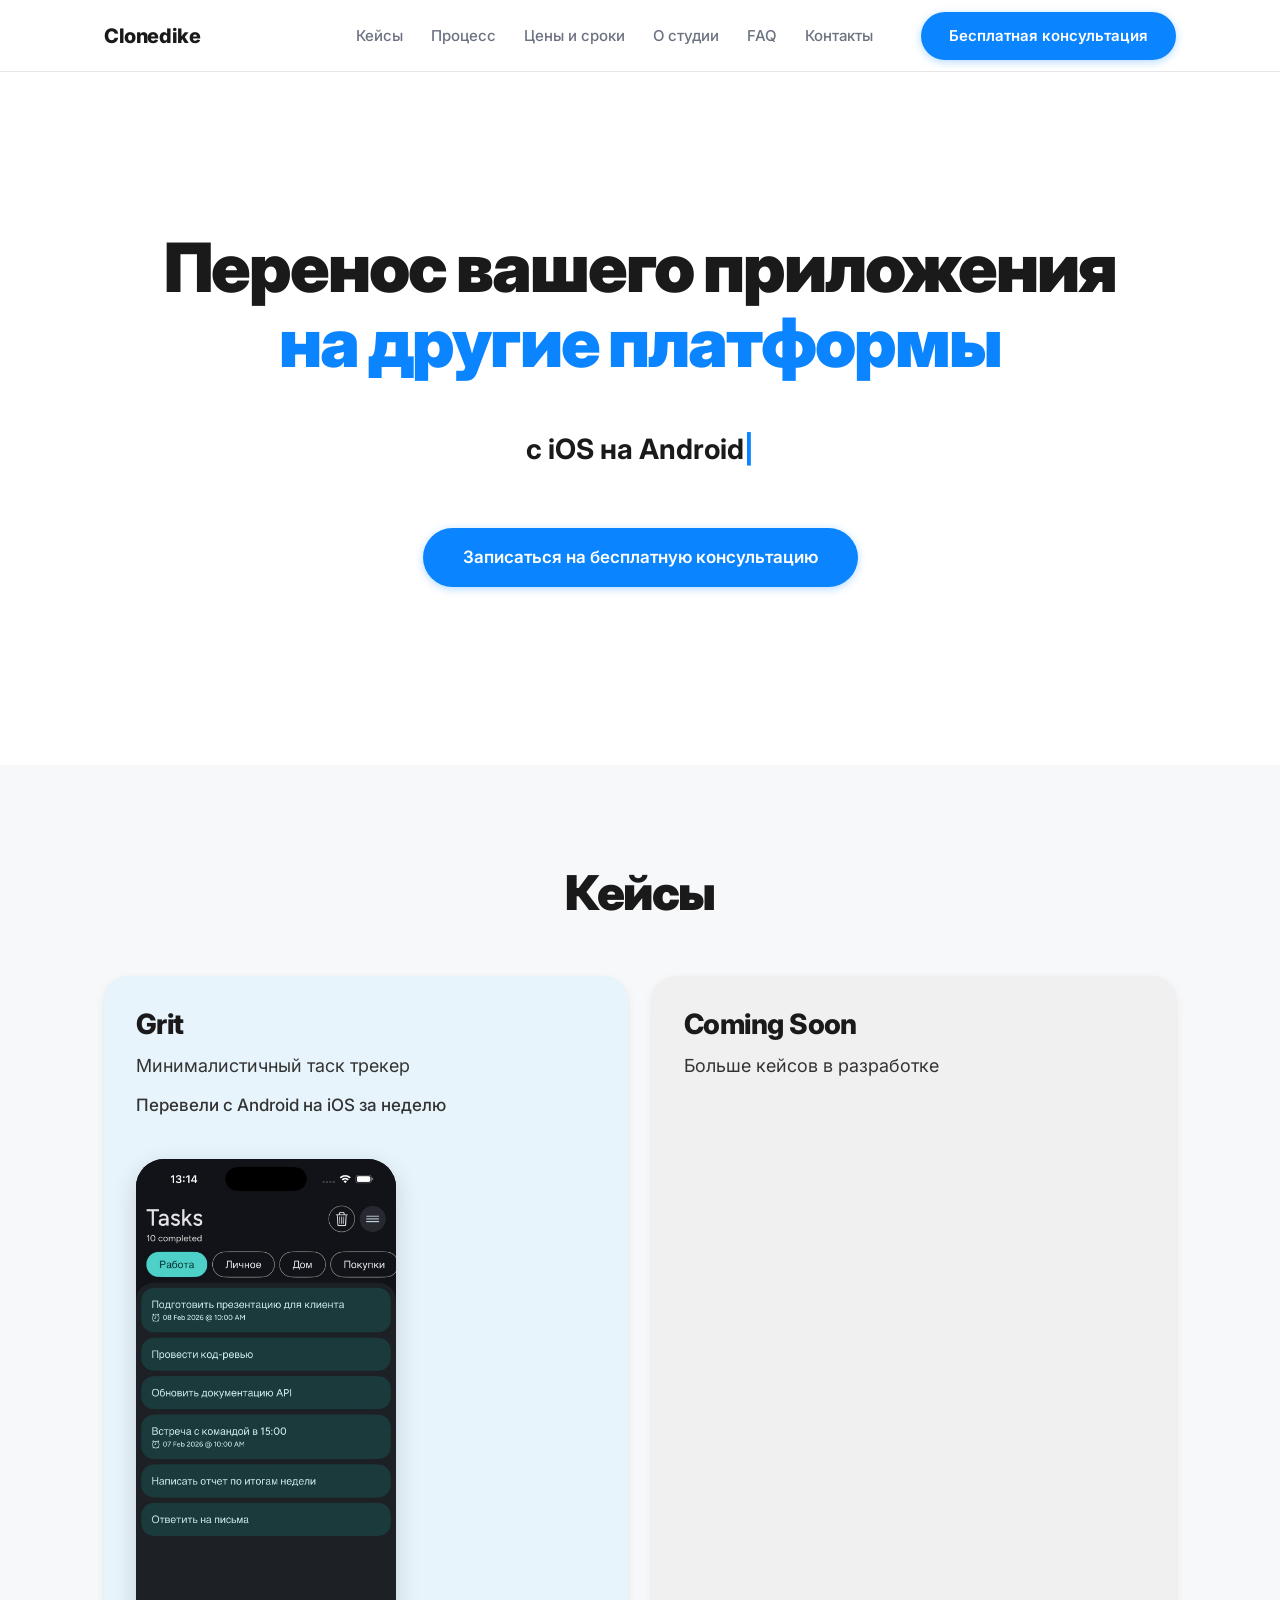
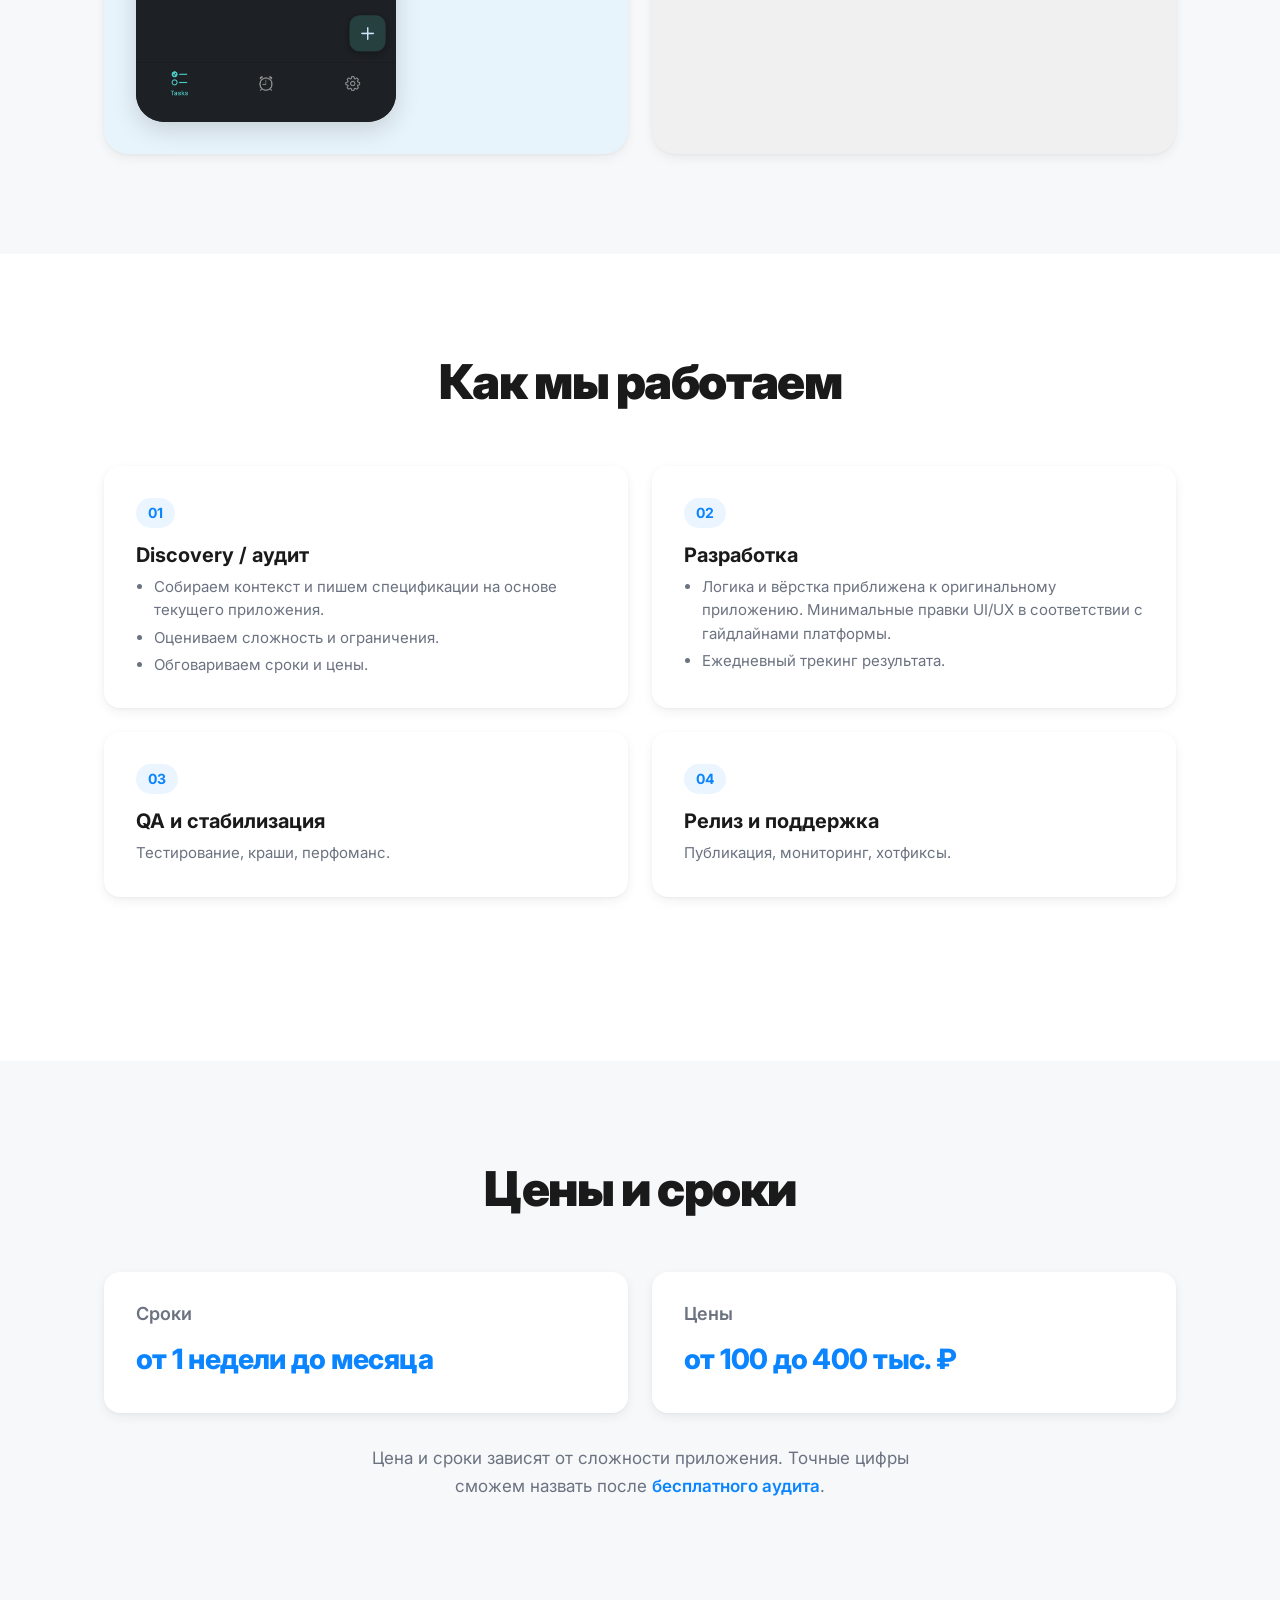
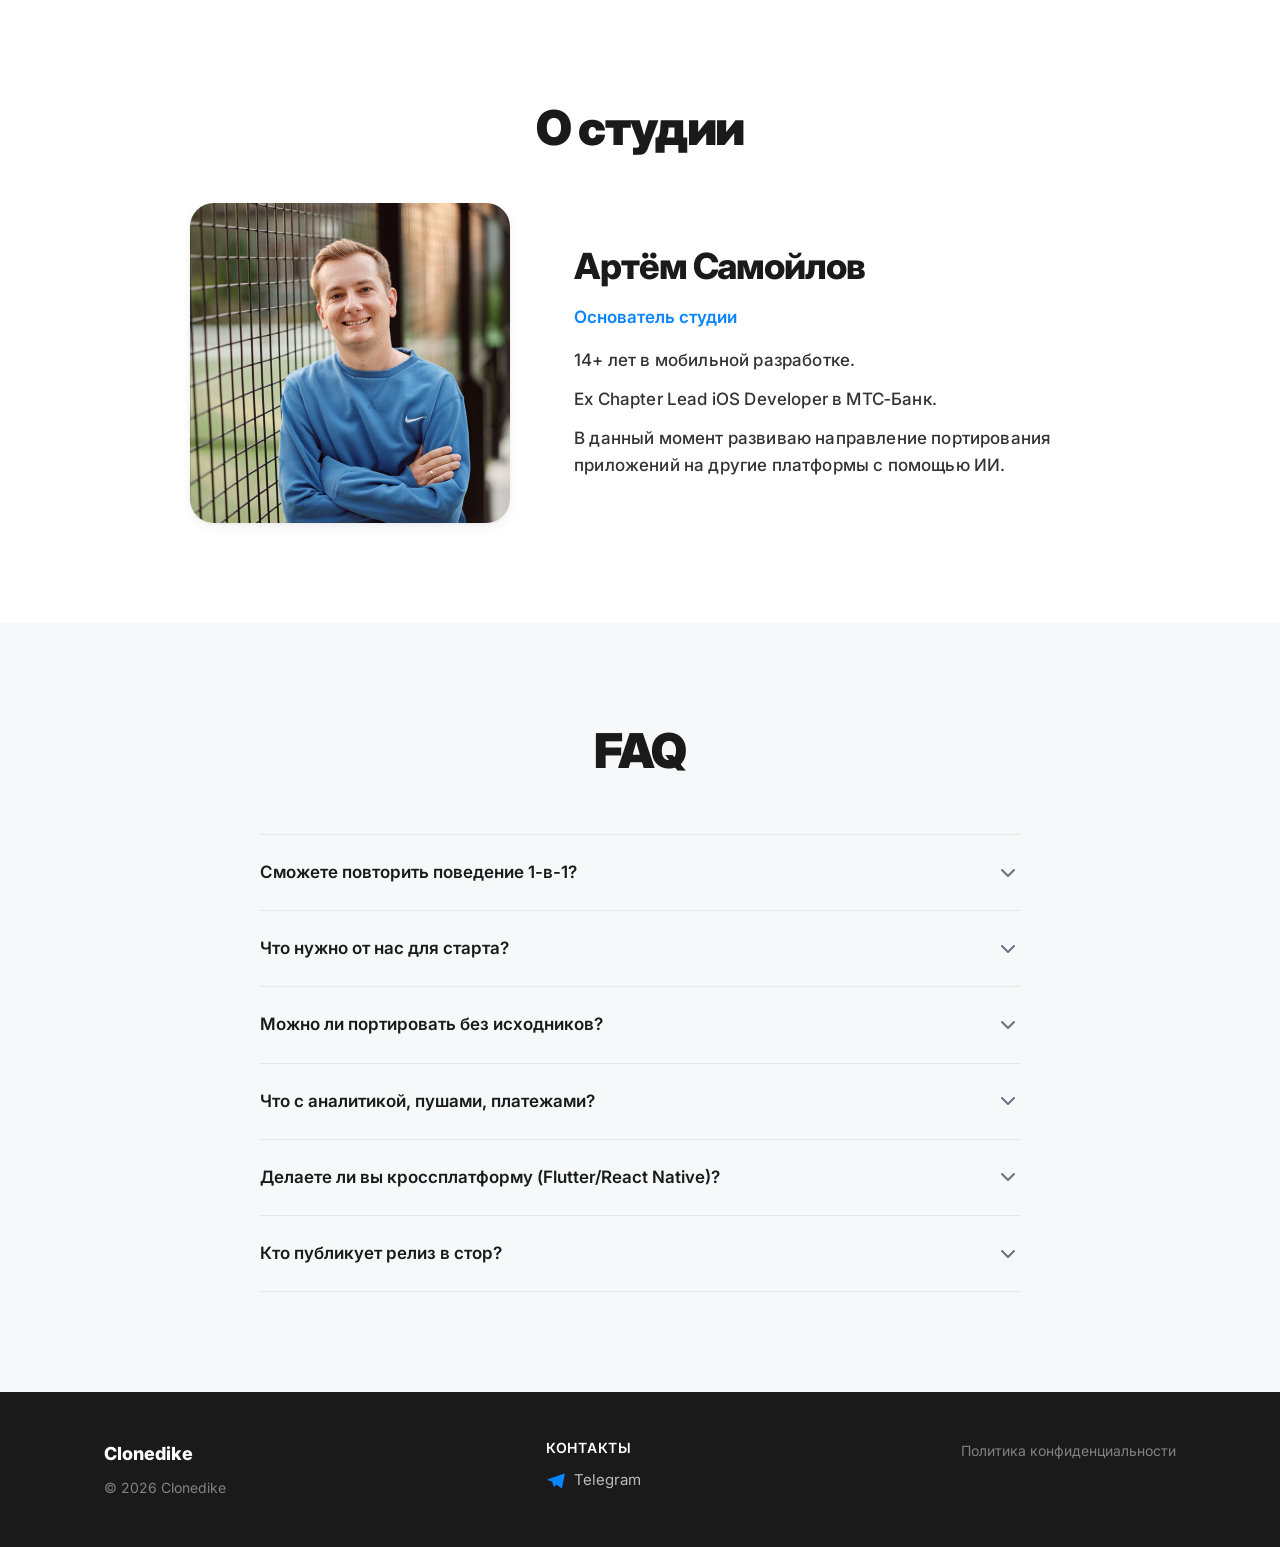
<file: index.html>
<!DOCTYPE html>
<html lang="ru">
<head>
  <meta charset="UTF-8">
  <meta name="viewport" content="width=device-width, initial-scale=1.0">
  <title>Студия портирования приложений</title>
  <meta name="description" content="Переносим приложения между iOS и Android: аудит, план работ, разработка спринтами, QA, релиз и поддержка. Оценка сроков и бюджета за 48 часов.">

  <!-- Open Graph -->
  <meta property="og:title" content="Студия портирования приложений">
  <meta property="og:description" content="Переносим приложения между iOS и Android: аудит, план работ, разработка спринтами, QA, релиз и поддержка. Оценка сроков и бюджета за 48 часов.">
  <meta property="og:type" content="website">
  <meta property="og:locale" content="ru_RU">

  <!-- Fonts -->
  <link rel="preconnect" href="https://fonts.googleapis.com">
  <link rel="preconnect" href="https://fonts.gstatic.com" crossorigin>
  <link href="https://fonts.googleapis.com/css2?family=Inter:wght@400;500;600;700;800;900&display=swap" rel="stylesheet">

  <link rel="stylesheet" href="styles.css">
</head>
<body>

  <!-- Header -->
  <header class="header" id="header">
    <div class="container header__inner">
      <a href="/" class="header__logo">Clonedike</a>

      <nav class="header__nav" id="nav">
        <a href="#cases" class="header__link">Кейсы</a>
        <a href="#process" class="header__link">Процесс</a>
        <a href="#pricing" class="header__link">Цены и сроки</a>
        <a href="#about" class="header__link">О студии</a>
        <a href="#faq" class="header__link">FAQ</a>
        <a href="#contacts" class="header__link">Контакты</a>
      </nav>

      <a href="https://t.me/tema_samoylov" target="_blank" rel="noopener" class="btn btn--primary header__cta">
        Бесплатная консультация
      </a>

      <button class="header__burger" id="burger" aria-label="Открыть меню">
        <span></span>
        <span></span>
        <span></span>
      </button>
    </div>
  </header>

  <main>

    <!-- Hero -->
    <section class="hero">
      <div class="container hero__inner">
        <h1 class="hero__title">
          Перенос вашего приложения<br>
          <span class="hero__title--accent">на другие платформы</span>
        </h1>

        <!-- Platform visual (typewriter) -->
        <div class="hero__platforms hero__typewriter" aria-live="polite">
          <span class="hero__typewriter-text"></span>
          <span class="hero__typewriter-cursor" aria-hidden="true">|</span>
        </div>

        <a href="https://t.me/tema_samoylov" target="_blank" rel="noopener" class="btn btn--primary btn--large hero__cta">
          Записаться на бесплатную консультацию
        </a>
      </div>
    </section>

    <!-- Cases -->
    <section class="cases" id="cases">
      <div class="container">
        <h2 class="cases__title">Кейсы</h2>

        <div class="cases__grid">
          <article class="cases__card cases__card--calzen">
            <div class="cases__content">
              <h3 class="cases__card-title">Grit</h3>
              <p class="cases__card-desc">Минималистичный таск трекер</p>
              <p class="cases__card-time">Перевели с Android на iOS за неделю</p>
            </div>
            <div class="cases__phones">
              <div class="cases__phone">
                <img src="assets/grit-screenshot.png" alt="Grit — таск трекер" loading="lazy">
              </div>
            </div>
          </article>

          <article class="cases__card cases__card--summarizer">
            <div class="cases__content">
              <h3 class="cases__card-title">Coming Soon</h3>
              <p class="cases__card-desc">Больше кейсов в разработке</p>
            </div>
          </article>
        </div>
      </div>
    </section>

    <!-- Process -->
    <section class="process" id="process">
      <div class="container">
        <h2 class="section__title">Как мы работаем</h2>

        <div class="process__grid">
          <div class="process__card">
            <span class="process__number">01</span>
            <h3 class="process__card-title">Discovery / аудит</h3>
            <ul class="process__card-text">
              <li>Собираем контекст и пишем спецификации на основе текущего приложения.</li>
              <li>Оцениваем сложность и ограничения.</li>
              <li>Обговариваем сроки и цены.</li>
            </ul>
          </div>

          <div class="process__card">
            <span class="process__number">02</span>
            <h3 class="process__card-title">Разработка</h3>
            <ul class="process__card-text">
              <li>Логика и вёрстка приближена к оригинальному приложению. Минимальные правки UI/UX в соответствии с гайдлайнами платформы.</li>
              <li>Ежедневный трекинг результата.</li>
            </ul>
          </div>

          <div class="process__card">
            <span class="process__number">03</span>
            <h3 class="process__card-title">QA и стабилизация</h3>
            <p class="process__card-text">Тестирование, краши, перфоманс.</p>
          </div>

          <div class="process__card">
            <span class="process__number">04</span>
            <h3 class="process__card-title">Релиз и поддержка</h3>
            <p class="process__card-text">Публикация, мониторинг, хотфиксы.</p>
          </div>
        </div>
      </div>
    </section>

    <!-- Pricing & Timeline -->
    <section class="pricing" id="pricing">
      <div class="container">
        <h2 class="section__title">Цены и сроки</h2>

        <div class="pricing__grid">
          <div class="pricing__card">
            <h3 class="pricing__card-title">Сроки</h3>
            <p class="pricing__value">от 1 недели до месяца</p>
          </div>

          <div class="pricing__card">
            <h3 class="pricing__card-title">Цены</h3>
            <p class="pricing__value">от 100 до 400 тыс. ₽</p>
          </div>
        </div>

        <p class="pricing__note">
          Цена и сроки зависят от сложности приложения. Точные цифры сможем назвать после <a href="https://t.me/tema_samoylov" target="_blank" rel="noopener" class="pricing__link">бесплатного аудита</a>.
        </p>
      </div>
    </section>

    <!-- About -->
    <section class="about" id="about">
      <div class="container">
        <h2 class="section__title">О студии</h2>
        <div class="about__inner reveal">
        <div class="about__photo">
          <img src="assets/photo.png" alt="Артём Самойлов" loading="lazy" />
        </div>
        <div class="about__content">
          <h2 class="about__name">Артём Самойлов</h2>
          <p class="about__role">Основатель студии</p>
          <div class="about__text">
            <p class="about__text-item">14+ лет в мобильной разработке.</p>
            <p class="about__text-item">Ex Chapter Lead iOS Developer в МТС‑Банк.</p>
            <p class="about__text-item">В данный момент развиваю направление портирования приложений на другие платформы с помощью ИИ.</p>
          </div>
        </div>
        </div>
      </div>
    </section>

    <!-- FAQ -->
    <section class="faq" id="faq">
      <div class="container">
        <h2 class="section__title">FAQ</h2>

        <div class="faq__list">

          <div class="faq__item">
            <button class="faq__question" aria-expanded="false">
              <span>Сможете повторить поведение 1-в-1?</span>
              <svg class="faq__icon" width="24" height="24" viewBox="0 0 24 24" fill="none">
                <path d="M6 9l6 6 6-6" stroke="currentColor" stroke-width="2" stroke-linecap="round" stroke-linejoin="round"/>
              </svg>
            </button>
            <div class="faq__answer">
              <p>Стремимся к максимальному паритету. Где есть платформенные различия — фиксируем их заранее и предлагаем варианты.</p>
            </div>
          </div>

          <div class="faq__item">
            <button class="faq__question" aria-expanded="false">
              <span>Что нужно от нас для старта?</span>
              <svg class="faq__icon" width="24" height="24" viewBox="0 0 24 24" fill="none">
                <path d="M6 9l6 6 6-6" stroke="currentColor" stroke-width="2" stroke-linecap="round" stroke-linejoin="round"/>
              </svg>
            </button>
            <div class="faq__answer">
              <p>Ссылка на текущее приложение, доступ к репозиторию с кодом текущего приложения, доступ к API/бэкенду (если есть), дизайн/макеты (если есть)</p>
            </div>
          </div>

          <div class="faq__item">
            <button class="faq__question" aria-expanded="false">
              <span>Можно ли портировать без исходников?</span>
              <svg class="faq__icon" width="24" height="24" viewBox="0 0 24 24" fill="none">
                <path d="M6 9l6 6 6-6" stroke="currentColor" stroke-width="2" stroke-linecap="round" stroke-linejoin="round"/>
              </svg>
            </button>
            <div class="faq__answer">
              <p>Иногда — да (через восстановление логики и воспроизведение поведения), но это дороже и рискованнее. На аудите скажем честно.</p>
            </div>
          </div>

          <div class="faq__item">
            <button class="faq__question" aria-expanded="false">
              <span>Что с аналитикой, пушами, платежами?</span>
              <svg class="faq__icon" width="24" height="24" viewBox="0 0 24 24" fill="none">
                <path d="M6 9l6 6 6-6" stroke="currentColor" stroke-width="2" stroke-linecap="round" stroke-linejoin="round"/>
              </svg>
            </button>
            <div class="faq__answer">
              <p>Закладываем как часть «must-have» для релиза и проверяем тестовыми сценариями.</p>
            </div>
          </div>

          <div class="faq__item">
            <button class="faq__question" aria-expanded="false">
              <span>Делаете ли вы кроссплатформу (Flutter/React Native)?</span>
              <svg class="faq__icon" width="24" height="24" viewBox="0 0 24 24" fill="none">
                <path d="M6 9l6 6 6-6" stroke="currentColor" stroke-width="2" stroke-linecap="round" stroke-linejoin="round"/>
              </svg>
            </button>
            <div class="faq__answer">
              <p>Если функционал приложения не упирается в ограничения кроссплатформы, по запросу можем сделать на Flutter/React Native.</p>
            </div>
          </div>

          <div class="faq__item">
            <button class="faq__question" aria-expanded="false">
              <span>Кто публикует релиз в стор?</span>
              <svg class="faq__icon" width="24" height="24" viewBox="0 0 24 24" fill="none">
                <path d="M6 9l6 6 6-6" stroke="currentColor" stroke-width="2" stroke-linecap="round" stroke-linejoin="round"/>
              </svg>
            </button>
            <div class="faq__answer">
              <p>Можем сделать под вашим аккаунтом (рекомендуется) или помочь подготовить всё к публикации.</p>
            </div>
          </div>

        </div>
      </div>
    </section>

  </main>

  <!-- Footer -->
  <footer class="footer" id="contacts">
    <div class="container footer__inner">
      <div class="footer__brand">
        <a href="/" class="footer__logo">Clonedike</a>
        <p class="footer__copy">&copy; 2026 Clonedike</p>
      </div>

      <div class="footer__contacts">
        <h4 class="footer__heading">Контакты</h4>
        <a href="https://t.me/tema_samoylov" target="_blank" rel="noopener" class="footer__link">
          <svg width="20" height="20" viewBox="0 0 24 24" fill="none"><path d="M21.2 4.4L2.4 11.1c-.7.3-.7.9 0 1.1l4.8 1.5 1.9 5.9c.2.5.7.5 1 .2l2.7-2.2 5.3 3.9c.5.4 1.1.2 1.2-.4L22.5 5.4c.2-.8-.5-1.3-1.3-1z" fill="#0A84FF"/></svg>
          Telegram
        </a>
      </div>

      <div class="footer__legal">
        <a href="#" class="footer__link footer__link--small">Политика конфиденциальности</a>
      </div>
    </div>
  </footer>

  <script src="script.js"></script>
</body>
</html>
</file>
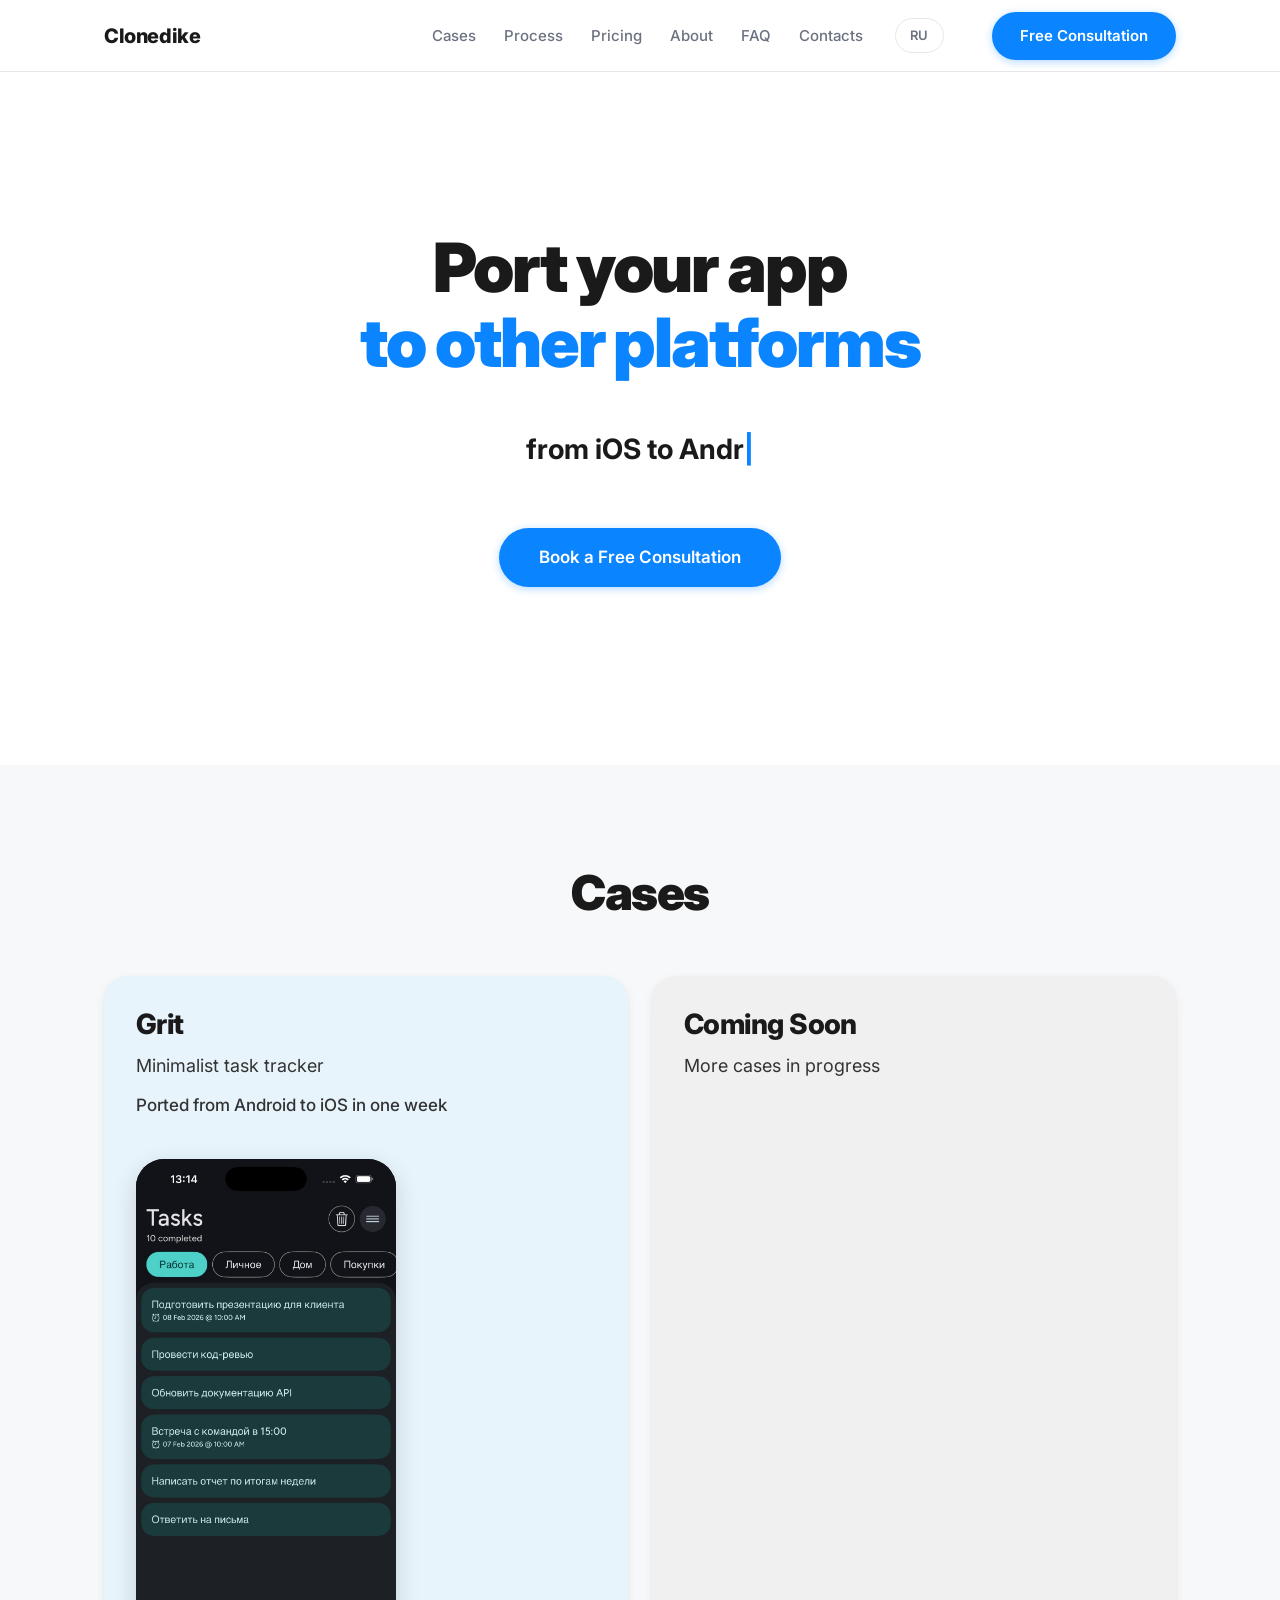
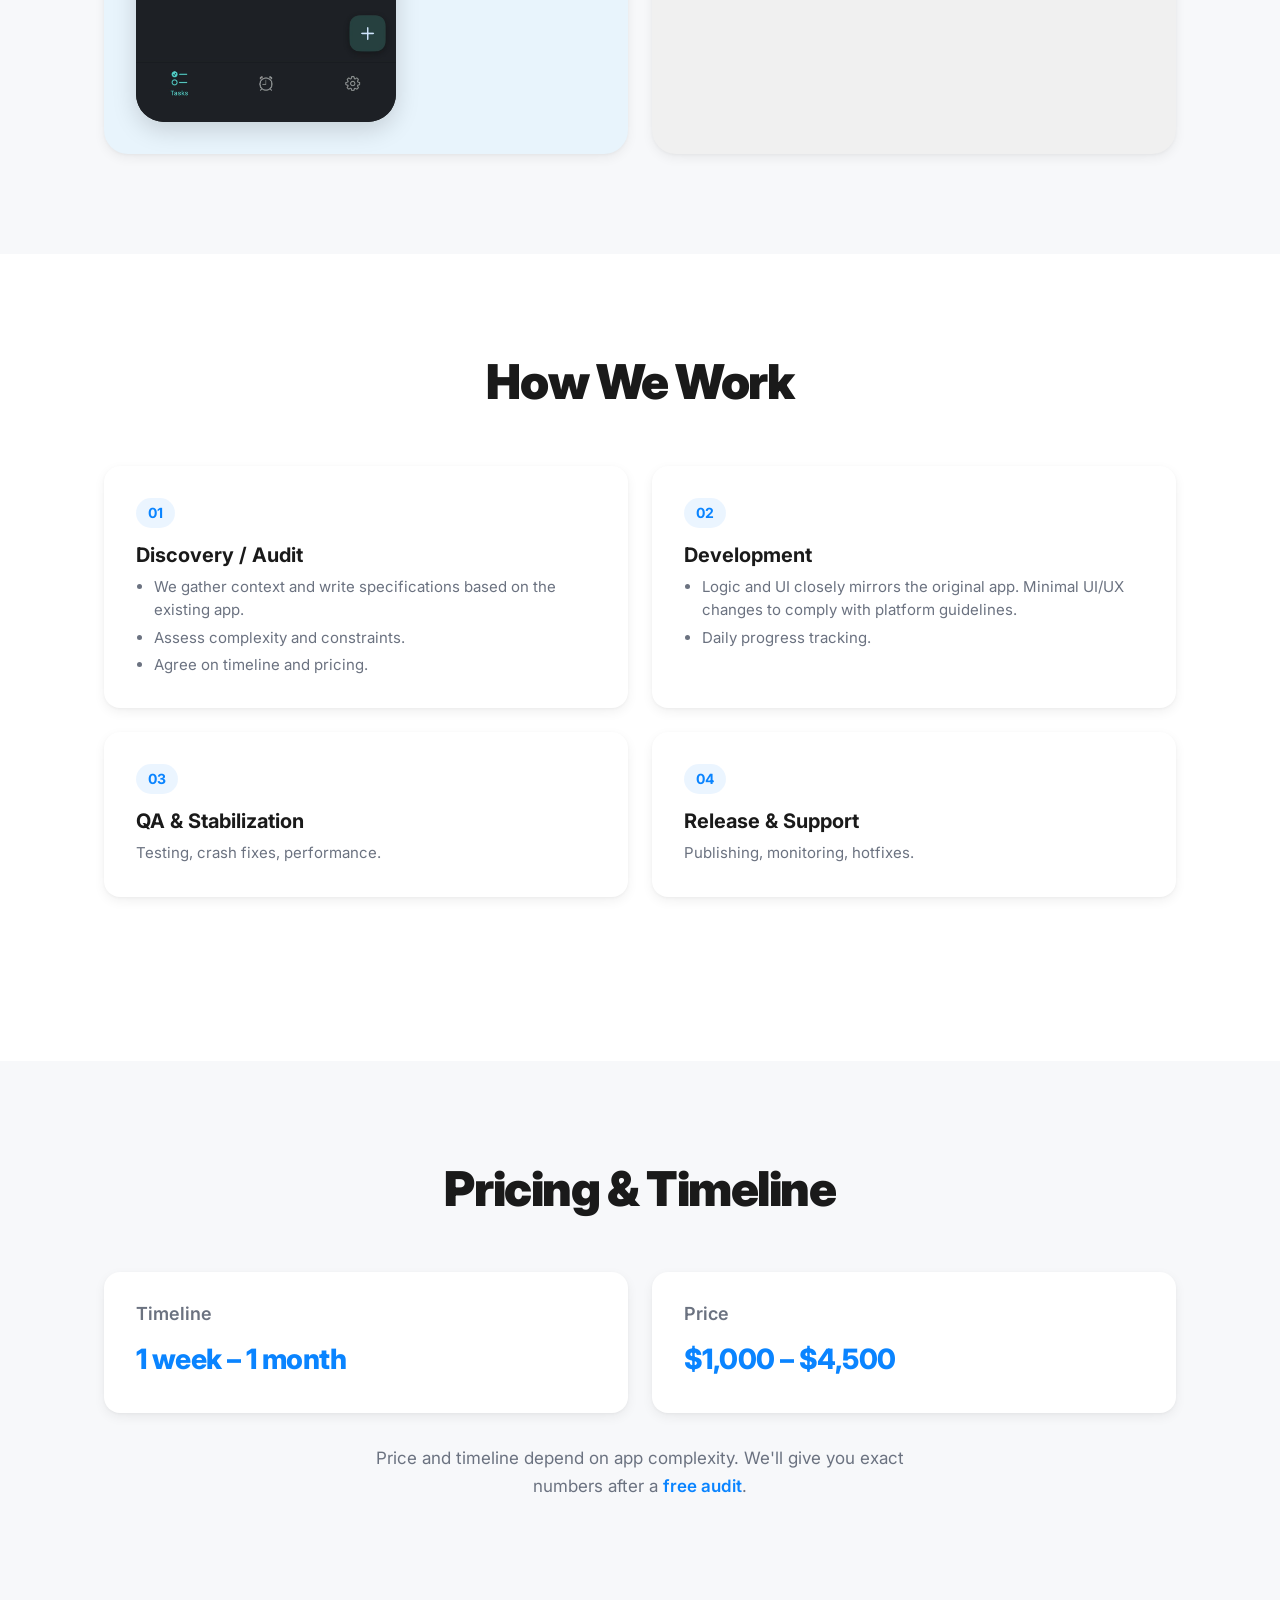
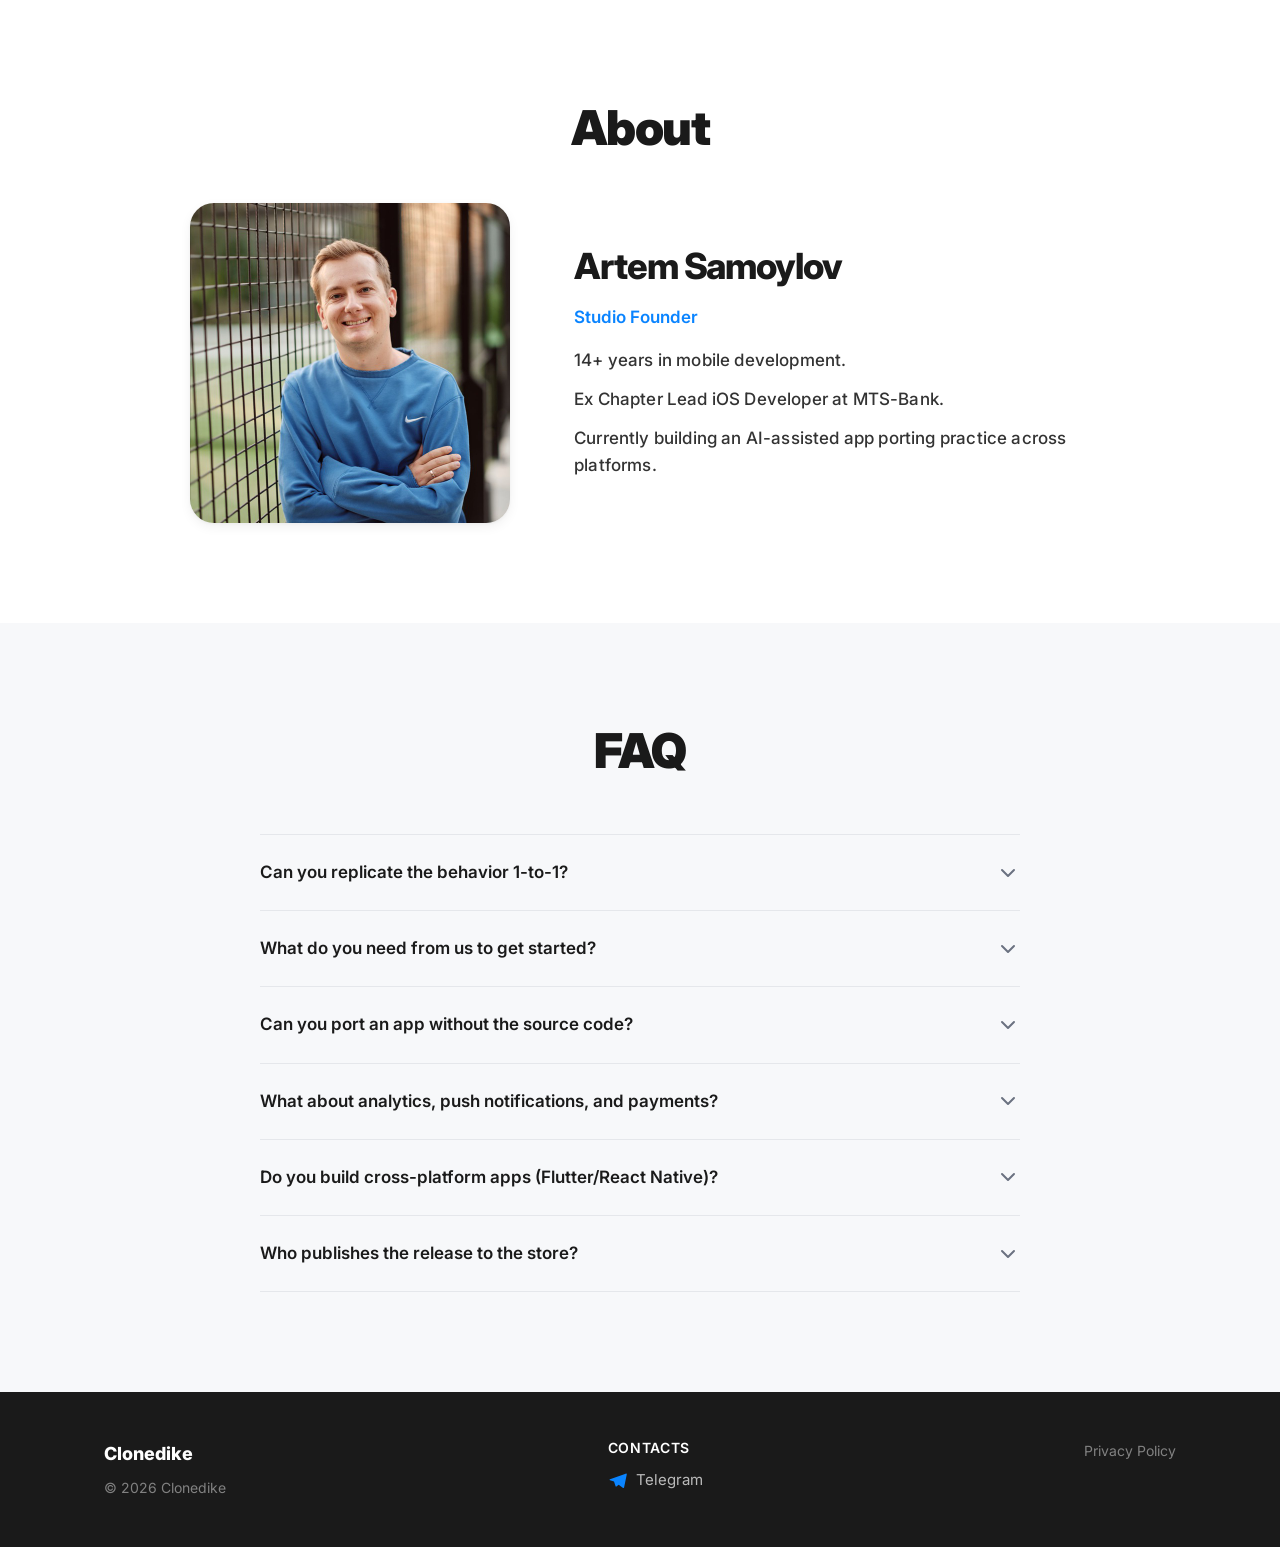
<file: en/index.html>
<!DOCTYPE html>
<html lang="en">
<head>
  <meta charset="UTF-8">
  <meta name="viewport" content="width=device-width, initial-scale=1.0">
  <title>App Porting Studio — Clonedike</title>
  <meta name="description" content="We port apps between iOS and Android: discovery, development, QA, release and support. Cost and timeline estimate within 48 hours.">

  <!-- Open Graph -->
  <meta property="og:title" content="App Porting Studio — Clonedike">
  <meta property="og:description" content="We port apps between iOS and Android: discovery, development, QA, release and support. Cost and timeline estimate within 48 hours.">
  <meta property="og:type" content="website">
  <meta property="og:locale" content="en_US">

  <!-- Language detection -->
  <script>
    var saved = localStorage.getItem('lang');
    if (!saved && (navigator.language || '').startsWith('ru')) {
      localStorage.setItem('lang', 'ru');
      window.location.replace('/');
    }
  </script>

  <!-- Fonts -->
  <link rel="preconnect" href="https://fonts.googleapis.com">
  <link rel="preconnect" href="https://fonts.gstatic.com" crossorigin>
  <link href="https://fonts.googleapis.com/css2?family=Inter:wght@400;500;600;700;800;900&display=swap" rel="stylesheet">

  <link rel="stylesheet" href="../styles.css">
</head>
<body>

  <!-- Header -->
  <header class="header" id="header">
    <div class="container header__inner">
      <a href="/en/" class="header__logo">Clonedike</a>

      <nav class="header__nav" id="nav">
        <a href="#cases" class="header__link">Cases</a>
        <a href="#process" class="header__link">Process</a>
        <a href="#pricing" class="header__link">Pricing</a>
        <a href="#about" class="header__link">About</a>
        <a href="#faq" class="header__link">FAQ</a>
        <a href="#contacts" class="header__link">Contacts</a>
      </nav>

      <a href="/" class="header__lang" onclick="localStorage.setItem('lang','ru')">RU</a>

      <a href="https://t.me/tema_samoylov" target="_blank" rel="noopener" class="btn btn--primary header__cta">
        Free Consultation
      </a>

      <button class="header__burger" id="burger" aria-label="Open menu">
        <span></span>
        <span></span>
        <span></span>
      </button>
    </div>
  </header>

  <main>

    <!-- Hero -->
    <section class="hero">
      <div class="container hero__inner">
        <h1 class="hero__title">
          Port your app<br>
          <span class="hero__title--accent">to other platforms</span>
        </h1>

        <!-- Platform visual (typewriter) -->
        <div class="hero__platforms hero__typewriter" aria-live="polite" data-lines='["from iOS to Android","from Android to iOS"]'>
          <span class="hero__typewriter-text"></span>
          <span class="hero__typewriter-cursor" aria-hidden="true">|</span>
        </div>

        <a href="https://t.me/tema_samoylov" target="_blank" rel="noopener" class="btn btn--primary btn--large hero__cta">
          Book a Free Consultation
        </a>
      </div>
    </section>

    <!-- Cases -->
    <section class="cases" id="cases">
      <div class="container">
        <h2 class="cases__title">Cases</h2>

        <div class="cases__grid">
          <article class="cases__card cases__card--calzen">
            <div class="cases__content">
              <h3 class="cases__card-title">Grit</h3>
              <p class="cases__card-desc">Minimalist task tracker</p>
              <p class="cases__card-time">Ported from Android to iOS in one week</p>
            </div>
            <div class="cases__phones">
              <div class="cases__phone">
                <img src="../assets/grit-screenshot.png" alt="Grit — task tracker" loading="lazy">
              </div>
            </div>
          </article>

          <article class="cases__card cases__card--summarizer">
            <div class="cases__content">
              <h3 class="cases__card-title">Coming Soon</h3>
              <p class="cases__card-desc">More cases in progress</p>
            </div>
          </article>
        </div>
      </div>
    </section>

    <!-- Process -->
    <section class="process" id="process">
      <div class="container">
        <h2 class="section__title">How We Work</h2>

        <div class="process__grid">
          <div class="process__card">
            <span class="process__number">01</span>
            <h3 class="process__card-title">Discovery / Audit</h3>
            <ul class="process__card-text">
              <li>We gather context and write specifications based on the existing app.</li>
              <li>Assess complexity and constraints.</li>
              <li>Agree on timeline and pricing.</li>
            </ul>
          </div>

          <div class="process__card">
            <span class="process__number">02</span>
            <h3 class="process__card-title">Development</h3>
            <ul class="process__card-text">
              <li>Logic and UI closely mirrors the original app. Minimal UI/UX changes to comply with platform guidelines.</li>
              <li>Daily progress tracking.</li>
            </ul>
          </div>

          <div class="process__card">
            <span class="process__number">03</span>
            <h3 class="process__card-title">QA & Stabilization</h3>
            <p class="process__card-text">Testing, crash fixes, performance.</p>
          </div>

          <div class="process__card">
            <span class="process__number">04</span>
            <h3 class="process__card-title">Release & Support</h3>
            <p class="process__card-text">Publishing, monitoring, hotfixes.</p>
          </div>
        </div>
      </div>
    </section>

    <!-- Pricing & Timeline -->
    <section class="pricing" id="pricing">
      <div class="container">
        <h2 class="section__title">Pricing & Timeline</h2>

        <div class="pricing__grid">
          <div class="pricing__card">
            <h3 class="pricing__card-title">Timeline</h3>
            <p class="pricing__value">1 week – 1 month</p>
          </div>

          <div class="pricing__card">
            <h3 class="pricing__card-title">Price</h3>
            <p class="pricing__value">$1,000 – $4,500</p>
          </div>
        </div>

        <p class="pricing__note">
          Price and timeline depend on app complexity. We'll give you exact numbers after a <a href="https://t.me/tema_samoylov" target="_blank" rel="noopener" class="pricing__link">free audit</a>.
        </p>
      </div>
    </section>

    <!-- About -->
    <section class="about" id="about">
      <div class="container">
        <h2 class="section__title">About</h2>
        <div class="about__inner reveal">
        <div class="about__photo">
          <img src="../assets/photo.png" alt="Artem Samoylov" loading="lazy" />
        </div>
        <div class="about__content">
          <h2 class="about__name">Artem Samoylov</h2>
          <p class="about__role">Studio Founder</p>
          <div class="about__text">
            <p class="about__text-item">14+ years in mobile development.</p>
            <p class="about__text-item">Ex Chapter Lead iOS Developer at MTS-Bank.</p>
            <p class="about__text-item">Currently building an AI-assisted app porting practice across platforms.</p>
          </div>
        </div>
        </div>
      </div>
    </section>

    <!-- FAQ -->
    <section class="faq" id="faq">
      <div class="container">
        <h2 class="section__title">FAQ</h2>

        <div class="faq__list">

          <div class="faq__item">
            <button class="faq__question" aria-expanded="false">
              <span>Can you replicate the behavior 1-to-1?</span>
              <svg class="faq__icon" width="24" height="24" viewBox="0 0 24 24" fill="none">
                <path d="M6 9l6 6 6-6" stroke="currentColor" stroke-width="2" stroke-linecap="round" stroke-linejoin="round"/>
              </svg>
            </button>
            <div class="faq__answer">
              <p>We aim for maximum parity. Where platform differences exist, we document them upfront and offer options.</p>
            </div>
          </div>

          <div class="faq__item">
            <button class="faq__question" aria-expanded="false">
              <span>What do you need from us to get started?</span>
              <svg class="faq__icon" width="24" height="24" viewBox="0 0 24 24" fill="none">
                <path d="M6 9l6 6 6-6" stroke="currentColor" stroke-width="2" stroke-linecap="round" stroke-linejoin="round"/>
              </svg>
            </button>
            <div class="faq__answer">
              <p>A link to your current app, access to the source code repository, access to the API/backend (if any), and design files/mockups (if available).</p>
            </div>
          </div>

          <div class="faq__item">
            <button class="faq__question" aria-expanded="false">
              <span>Can you port an app without the source code?</span>
              <svg class="faq__icon" width="24" height="24" viewBox="0 0 24 24" fill="none">
                <path d="M6 9l6 6 6-6" stroke="currentColor" stroke-width="2" stroke-linecap="round" stroke-linejoin="round"/>
              </svg>
            </button>
            <div class="faq__answer">
              <p>Sometimes — yes (by reconstructing the logic and reproducing the behavior), but it's more expensive and riskier. We'll be upfront about this during the audit.</p>
            </div>
          </div>

          <div class="faq__item">
            <button class="faq__question" aria-expanded="false">
              <span>What about analytics, push notifications, and payments?</span>
              <svg class="faq__icon" width="24" height="24" viewBox="0 0 24 24" fill="none">
                <path d="M6 9l6 6 6-6" stroke="currentColor" stroke-width="2" stroke-linecap="round" stroke-linejoin="round"/>
              </svg>
            </button>
            <div class="faq__answer">
              <p>We treat these as must-have release requirements and verify them with test scenarios.</p>
            </div>
          </div>

          <div class="faq__item">
            <button class="faq__question" aria-expanded="false">
              <span>Do you build cross-platform apps (Flutter/React Native)?</span>
              <svg class="faq__icon" width="24" height="24" viewBox="0 0 24 24" fill="none">
                <path d="M6 9l6 6 6-6" stroke="currentColor" stroke-width="2" stroke-linecap="round" stroke-linejoin="round"/>
              </svg>
            </button>
            <div class="faq__answer">
              <p>If the app's functionality doesn't hit cross-platform limitations, we can build it in Flutter or React Native upon request.</p>
            </div>
          </div>

          <div class="faq__item">
            <button class="faq__question" aria-expanded="false">
              <span>Who publishes the release to the store?</span>
              <svg class="faq__icon" width="24" height="24" viewBox="0 0 24 24" fill="none">
                <path d="M6 9l6 6 6-6" stroke="currentColor" stroke-width="2" stroke-linecap="round" stroke-linejoin="round"/>
              </svg>
            </button>
            <div class="faq__answer">
              <p>We can publish under your account (recommended) or help you prepare everything for submission.</p>
            </div>
          </div>

        </div>
      </div>
    </section>

  </main>

  <!-- Footer -->
  <footer class="footer" id="contacts">
    <div class="container footer__inner">
      <div class="footer__brand">
        <a href="/en/" class="footer__logo">Clonedike</a>
        <p class="footer__copy">&copy; 2026 Clonedike</p>
      </div>

      <div class="footer__contacts">
        <h4 class="footer__heading">Contacts</h4>
        <a href="https://t.me/tema_samoylov" target="_blank" rel="noopener" class="footer__link">
          <svg width="20" height="20" viewBox="0 0 24 24" fill="none"><path d="M21.2 4.4L2.4 11.1c-.7.3-.7.9 0 1.1l4.8 1.5 1.9 5.9c.2.5.7.5 1 .2l2.7-2.2 5.3 3.9c.5.4 1.1.2 1.2-.4L22.5 5.4c.2-.8-.5-1.3-1.3-1z" fill="#0A84FF"/></svg>
          Telegram
        </a>
      </div>

      <div class="footer__legal">
        <a href="#" class="footer__link footer__link--small">Privacy Policy</a>
      </div>
    </div>
  </footer>

  <script src="../script.js"></script>
</body>
</html>
</file>
<file: styles.css>
/* ============================================
   Design System & Variables
   ============================================ */

:root {
  --color-primary: #0A84FF;
  --color-primary-hover: #0070E0;
  --color-accent: #FF9500;
  --color-dark: #1A1A1A;
  --color-text: #333333;
  --color-muted: #6B7280;
  --color-light-bg: #F7F8FA;
  --color-white: #FFFFFF;
  --color-border: #E5E7EB;

  --font-family: 'Inter', -apple-system, BlinkMacSystemFont, 'Segoe UI', Roboto, sans-serif;

  --container-max: 1120px;
  --section-padding: 100px;
  --header-height: 72px;

  --radius-sm: 12px;
  --radius-md: 16px;
  --radius-lg: 24px;
  --radius-full: 50px;

  --shadow-card: 0 1px 3px rgba(0, 0, 0, 0.04), 0 4px 12px rgba(0, 0, 0, 0.06);
  --shadow-card-hover: 0 2px 8px rgba(0, 0, 0, 0.06), 0 8px 24px rgba(0, 0, 0, 0.1);

  --transition: 0.25s cubic-bezier(0.4, 0, 0.2, 1);
}


/* ============================================
   Reset & Base
   ============================================ */

*, *::before, *::after {
  margin: 0;
  padding: 0;
  box-sizing: border-box;
}

html {
  scroll-behavior: smooth;
  scroll-padding-top: var(--header-height);
}

body {
  font-family: var(--font-family);
  font-size: 16px;
  line-height: 1.6;
  color: var(--color-text);
  background: var(--color-white);
  -webkit-font-smoothing: antialiased;
  -moz-osx-font-smoothing: grayscale;
  overflow-x: hidden;
}

a {
  color: inherit;
  text-decoration: none;
}

img, svg {
  display: block;
  max-width: 100%;
}

button {
  font: inherit;
  border: none;
  background: none;
  cursor: pointer;
}

h1, h2, h3, h4 {
  line-height: 1.15;
  color: var(--color-dark);
}


/* ============================================
   Container
   ============================================ */

.container {
  width: 100%;
  max-width: var(--container-max);
  margin: 0 auto;
  padding: 0 24px;
}


/* ============================================
   Buttons
   ============================================ */

.btn {
  display: inline-flex;
  align-items: center;
  justify-content: center;
  font-weight: 600;
  font-size: 15px;
  border-radius: var(--radius-full);
  padding: 12px 28px;
  transition: all var(--transition);
  white-space: nowrap;
}

.btn--primary {
  background: var(--color-primary);
  color: var(--color-white);
  box-shadow: 0 2px 8px rgba(10, 132, 255, 0.3);
}

.btn--primary:hover {
  background: var(--color-primary-hover);
  box-shadow: 0 4px 16px rgba(10, 132, 255, 0.4);
  transform: translateY(-1px);
}

.btn--primary:active {
  transform: translateY(0);
}

.btn--large {
  padding: 16px 40px;
  font-size: 17px;
}


/* ============================================
   Header
   ============================================ */

.header {
  position: fixed;
  top: 0;
  left: 0;
  right: 0;
  z-index: 100;
  height: var(--header-height);
  background: rgba(255, 255, 255, 0.92);
  backdrop-filter: blur(12px);
  -webkit-backdrop-filter: blur(12px);
  border-bottom: 1px solid var(--color-border);
  transition: box-shadow var(--transition);
}

.header--scrolled {
  box-shadow: 0 1px 8px rgba(0, 0, 0, 0.06);
}

.header__inner {
  display: flex;
  align-items: center;
  height: 100%;
  gap: 32px;
}

.header__logo {
  font-weight: 800;
  font-size: 20px;
  color: var(--color-dark);
  letter-spacing: -0.02em;
  flex-shrink: 0;
}

.header__nav {
  display: flex;
  align-items: center;
  gap: 28px;
  margin-left: auto;
}

.header__link {
  font-weight: 500;
  font-size: 15px;
  color: var(--color-muted);
  transition: color var(--transition);
}

.header__link:hover {
  color: var(--color-dark);
}

.header__cta {
  margin-left: 16px;
  flex-shrink: 0;
}

.header__lang {
  font-size: 13px;
  font-weight: 600;
  color: var(--color-muted);
  border: 1.5px solid var(--color-border);
  border-radius: var(--radius-full);
  padding: 6px 14px;
  transition: all var(--transition);
  flex-shrink: 0;
  letter-spacing: 0.04em;
  text-transform: uppercase;
}

.header__lang:hover {
  color: var(--color-dark);
  border-color: var(--color-dark);
}

.header__burger {
  display: none;
  flex-direction: column;
  justify-content: center;
  align-items: center;
  width: 40px;
  height: 40px;
  gap: 5px;
  margin-left: auto;
}

.header__burger span {
  display: block;
  width: 22px;
  height: 2px;
  background: var(--color-dark);
  border-radius: 2px;
  transition: all var(--transition);
}

.header__burger.active span:nth-child(1) {
  transform: translateY(7px) rotate(45deg);
}

.header__burger.active span:nth-child(2) {
  opacity: 0;
}

.header__burger.active span:nth-child(3) {
  transform: translateY(-7px) rotate(-45deg);
}


/* ============================================
   Hero
   ============================================ */

/* Чередование фона секций для удобства чтения */
main > section:nth-child(odd) {
  background: var(--color-white);
}

main > section:nth-child(even) {
  background: var(--color-light-bg);
}

.hero {
  padding: calc(var(--header-height) + 80px) 0 100px;
  min-height: 85vh;
  display: flex;
  align-items: center;
  background: var(--color-white);
}

.hero__inner {
  text-align: center;
}

.hero__title {
  font-size: clamp(36px, 5.5vw, 68px);
  font-weight: 900;
  letter-spacing: -0.03em;
  line-height: 1.1;
  margin-bottom: 48px;
  color: var(--color-dark);
}

.hero__title--accent {
  color: var(--color-primary);
}

/* Platform Visual — Typewriter */
.hero__platforms {
  display: flex;
  align-items: center;
  justify-content: center;
  margin-bottom: 56px;
}

.hero__typewriter {
  font-size: 28px;
  font-weight: 700;
  color: var(--color-dark);
  min-height: 1.5em;
  display: flex;
  align-items: center;
  justify-content: center;
  gap: 0;
}

.hero__typewriter-text {
  color: var(--color-dark);
}

.hero__typewriter-cursor {
  color: var(--color-primary);
  animation: typewriter-blink 1s step-end infinite;
}

@keyframes typewriter-blink {
  0%, 50% { opacity: 1; }
  51%, 100% { opacity: 0; }
}

.hero__cta {
  display: inline-flex;
}


/* ============================================
   About
   ============================================ */

.about {
  padding: var(--section-padding) 0;
}

.about .section__title {
  margin-bottom: 48px;
}

.about__inner {
  display: grid;
  grid-template-columns: 320px 1fr;
  gap: 64px;
  align-items: center;
  max-width: 900px;
  margin: 0 auto;
}

.about__photo {
  position: relative;
  border-radius: var(--radius-lg);
  overflow: hidden;
  aspect-ratio: 1;
  box-shadow: var(--shadow-card);
}

.about__photo img {
  width: 100%;
  height: 100%;
  object-fit: cover;
}

.about__content {
  display: flex;
  flex-direction: column;
  gap: 16px;
}

.about__name {
  font-size: clamp(28px, 3vw, 36px);
  font-weight: 800;
  letter-spacing: -0.03em;
  color: var(--color-dark);
}

.about__role {
  font-size: 17px;
  font-weight: 600;
  color: var(--color-primary);
}

.about__text {
  display: flex;
  flex-direction: column;
  gap: 12px;
}

.about__text-item {
  font-size: 17px;
  font-weight: 500;
  color: var(--color-text);
  line-height: 1.6;
  letter-spacing: 0.01em;
  margin: 0;
}


/* ============================================
   Section Title (shared)
   ============================================ */

.section__title {
  font-size: clamp(32px, 4vw, 48px);
  font-weight: 900;
  letter-spacing: -0.03em;
  text-align: center;
  margin-bottom: 56px;
  color: var(--color-dark);
}


/* ============================================
   Process
   ============================================ */

.process {
  padding: var(--section-padding) 0;
}

.process__grid {
  display: grid;
  grid-template-columns: repeat(2, 1fr);
  gap: 24px;
  margin-bottom: 64px;
}

.process__card {
  background: var(--color-white);
  border-radius: var(--radius-md);
  padding: 32px;
  box-shadow: var(--shadow-card);
  transition: all var(--transition);
}

.process__card:hover {
  box-shadow: var(--shadow-card-hover);
}

.process__card.revealed:hover {
  transform: translateY(-4px);
}

.process__number {
  display: inline-block;
  font-size: 14px;
  font-weight: 700;
  color: var(--color-primary);
  background: rgba(10, 132, 255, 0.08);
  padding: 4px 12px;
  border-radius: var(--radius-full);
  margin-bottom: 16px;
}

.process__card-title {
  font-size: 20px;
  font-weight: 700;
  margin-bottom: 8px;
  color: var(--color-dark);
}

.process__card-text {
  font-size: 15px;
  color: var(--color-muted);
  line-height: 1.55;
}

ul.process__card-text {
  margin: 0;
  padding-left: 1.2em;
  list-style: disc;
}

ul.process__card-text li {
  margin-bottom: 4px;
}

ul.process__card-text li:last-child {
  margin-bottom: 0;
}

/* CTA Banner */
.process__cta-banner {
  background: var(--color-white);
  border-radius: var(--radius-lg);
  padding: 48px;
  text-align: center;
  box-shadow: var(--shadow-card);
  border: 2px solid var(--color-border);
}

.process__cta-text {
  font-size: 24px;
  font-weight: 700;
  color: var(--color-dark);
  margin-bottom: 24px;
}


/* ============================================
   Pricing & Timeline
   ============================================ */

.pricing {
  padding: var(--section-padding) 0;
}

.pricing__grid {
  display: grid;
  grid-template-columns: repeat(2, 1fr);
  gap: 24px;
  margin-bottom: 32px;
}

.pricing__card {
  background: var(--color-white);
  border-radius: var(--radius-md);
  padding: 32px;
  box-shadow: var(--shadow-card);
  transition: all var(--transition);
}

.pricing__card:hover {
  box-shadow: var(--shadow-card-hover);
}

.pricing__card.revealed:hover {
  transform: translateY(-4px);
}

.pricing__card-title {
  font-size: 18px;
  font-weight: 600;
  color: var(--color-muted);
  margin-bottom: 12px;
}

.pricing__value {
  font-size: 28px;
  font-weight: 800;
  color: var(--color-primary);
  letter-spacing: -0.02em;
  margin: 0;
}

.pricing__note {
  text-align: center;
  font-size: 17px;
  color: var(--color-muted);
  line-height: 1.6;
  max-width: 600px;
  margin: 0 auto;
}

.pricing__link {
  color: var(--color-primary);
  font-weight: 600;
  transition: color var(--transition);
}

.pricing__link:hover {
  color: var(--color-primary-hover);
}

/* ============================================
   Cases
   ============================================ */

.cases {
  padding: var(--section-padding) 0;
}

.cases__title {
  font-size: clamp(32px, 4vw, 48px);
  font-weight: 900;
  letter-spacing: -0.03em;
  text-align: center;
  margin-bottom: 56px;
  color: var(--color-dark);
}

.cases__title--accent {
  color: var(--color-primary);
}

.cases__grid {
  display: grid;
  grid-template-columns: repeat(2, 1fr);
  gap: 24px;
}

.cases__card {
  border-radius: var(--radius-lg);
  padding: 32px;
  display: flex;
  flex-direction: column;
  gap: 24px;
  box-shadow: var(--shadow-card);
  overflow: visible;
}

.cases__card--calzen {
  background: #E8F4FC;
}

.cases__card--summarizer {
  background: #F0F0F0;
}

.cases__content {
  display: flex;
  flex-direction: column;
  gap: 12px;
}

.cases__card-title {
  font-size: 28px;
  font-weight: 800;
  color: var(--color-dark);
  letter-spacing: -0.02em;
}

.cases__card-desc {
  font-size: 18px;
  color: var(--color-text);
  line-height: 1.55;
}

.cases__card-time {
  font-size: 17px;
  color: var(--color-text);
  font-weight: 500;
}

.cases__phones {
  display: flex;
  gap: 16px;
  justify-content: flex-start;
  align-items: flex-end;
  margin-top: auto;
  padding-top: 16px;
}

.cases__phone {
  width: 260px;
  min-width: 260px;
  height: 563px; /* 260 * 19.5/9 */
  flex-shrink: 0;
  border-radius: 28px;
  overflow: hidden;
  box-shadow: 0 8px 24px rgba(0, 0, 0, 0.15);
  background: #1a1a1a;
}

.cases__phone img {
  display: block;
  width: 100%;
  height: 100%;
  object-fit: cover;
}


/* ============================================
   FAQ
   ============================================ */

.faq {
  padding: var(--section-padding) 0;
}

.faq__list {
  max-width: 760px;
  margin: 0 auto;
}

.faq__item {
  border-bottom: 1px solid var(--color-border);
}

.faq__item:first-child {
  border-top: 1px solid var(--color-border);
}

.faq__question {
  display: flex;
  align-items: center;
  justify-content: space-between;
  width: 100%;
  text-align: left;
  padding: 24px 0;
  font-size: 17px;
  font-weight: 600;
  color: var(--color-dark);
  gap: 16px;
  transition: color var(--transition);
}

.faq__question:hover {
  color: var(--color-primary);
}

.faq__icon {
  flex-shrink: 0;
  transition: transform var(--transition);
  color: var(--color-muted);
}

.faq__item.active .faq__icon {
  transform: rotate(180deg);
  color: var(--color-primary);
}

.faq__answer {
  max-height: 0;
  overflow: hidden;
  transition: max-height 0.35s cubic-bezier(0.4, 0, 0.2, 1),
              padding 0.35s cubic-bezier(0.4, 0, 0.2, 1);
}

.faq__item.active .faq__answer {
  max-height: 300px;
}

.faq__answer p {
  padding-bottom: 24px;
  font-size: 15px;
  color: var(--color-muted);
  line-height: 1.65;
}


/* ============================================
   Footer
   ============================================ */

.footer {
  background: var(--color-dark);
  color: rgba(255, 255, 255, 0.7);
  padding: 48px 0;
}

.footer__inner {
  display: flex;
  align-items: flex-start;
  justify-content: space-between;
  gap: 40px;
  flex-wrap: wrap;
}

.footer__brand {
  display: flex;
  flex-direction: column;
  gap: 8px;
}

.footer__logo {
  font-weight: 800;
  font-size: 18px;
  color: var(--color-white);
}

.footer__copy {
  font-size: 14px;
  color: rgba(255, 255, 255, 0.45);
}

.footer__heading {
  font-size: 14px;
  font-weight: 600;
  color: var(--color-white);
  margin-bottom: 12px;
  text-transform: uppercase;
  letter-spacing: 0.05em;
}

.footer__link {
  display: inline-flex;
  align-items: center;
  gap: 8px;
  font-size: 15px;
  color: rgba(255, 255, 255, 0.7);
  transition: color var(--transition);
}

.footer__link:hover {
  color: var(--color-white);
}

.footer__link--small {
  font-size: 14px;
  color: rgba(255, 255, 255, 0.45);
}

.footer__link--small:hover {
  color: rgba(255, 255, 255, 0.7);
}

.footer__legal {
  display: flex;
  align-items: flex-end;
}


/* ============================================
   Mobile Navigation Overlay
   ============================================ */

.nav-overlay {
  display: none;
  position: fixed;
  inset: 0;
  background: rgba(0, 0, 0, 0.3);
  z-index: 90;
  opacity: 0;
  transition: opacity var(--transition);
}

.nav-overlay.active {
  display: block;
  opacity: 1;
}


/* ============================================
   Responsive
   ============================================ */

/* Tablet */
@media (max-width: 1024px) {
  .process__grid {
    grid-template-columns: repeat(2, 1fr);
  }
}

/* Mobile */
@media (max-width: 768px) {
  :root {
    --section-padding: 64px;
  }

  .header__nav,
  .header__cta {
    display: none;
  }

  .header__burger {
    display: flex;
  }

  /* Mobile menu */
  .header__nav.mobile-open {
    display: flex;
    flex-direction: column;
    position: fixed;
    top: var(--header-height);
    left: 0;
    right: 0;
    background: var(--color-white);
    padding: 24px;
    gap: 0;
    border-bottom: 1px solid var(--color-border);
    box-shadow: 0 8px 24px rgba(0, 0, 0, 0.08);
    z-index: 95;
    animation: slideDown 0.25s ease;
  }

  .header__nav.mobile-open .header__link {
    padding: 14px 0;
    font-size: 17px;
    border-bottom: 1px solid var(--color-border);
  }

  .header__nav.mobile-open .header__link:last-child {
    border-bottom: none;
  }

  .header__cta.mobile-show {
    display: inline-flex;
    margin: 16px 24px 24px;
    text-align: center;
    justify-content: center;
  }

  @keyframes slideDown {
    from {
      opacity: 0;
      transform: translateY(-8px);
    }
    to {
      opacity: 1;
      transform: translateY(0);
    }
  }

  .hero {
    min-height: auto;
    padding: calc(var(--header-height) + 48px) 0 64px;
  }

  .hero__platforms {
    margin-bottom: 40px;
  }

  .hero__typewriter {
    font-size: 22px;
  }

  .btn--large {
    padding: 14px 28px;
    font-size: 15px;
  }

  .about__inner {
    grid-template-columns: 1fr;
    gap: 40px;
    text-align: center;
  }

  .about__photo {
    max-width: 280px;
    margin: 0 auto;
  }

  .process__grid {
    grid-template-columns: 1fr;
  }

  .cases__grid {
    grid-template-columns: 1fr;
  }

  .cases__phone {
    width: 200px;
    min-width: 200px;
    height: 433px;
  }

  .process__cta-banner {
    padding: 32px 24px;
  }

  .process__cta-text {
    font-size: 20px;
  }

  .faq__question {
    font-size: 15px;
    padding: 20px 0;
  }

  .footer__inner {
    flex-direction: column;
    gap: 24px;
  }

  .footer__legal {
    align-items: flex-start;
  }
}

/* ============================================
   Scroll Reveal
   ============================================ */

.reveal {
  opacity: 0;
  transform: translateY(24px);
  transition: opacity 0.5s ease, transform 0.5s ease;
}

.reveal.revealed {
  opacity: 1;
  transform: translateY(0);
}


@media (max-width: 480px) {
  .container {
    padding: 0 16px;
  }

  .hero__title {
    font-size: 28px;
  }

  .hero__cta {
    width: 100%;
    max-width: 100%;
    white-space: normal;
    text-align: center;
  }

  .section__title {
    font-size: 28px;
    margin-bottom: 40px;
  }
}
</file>
